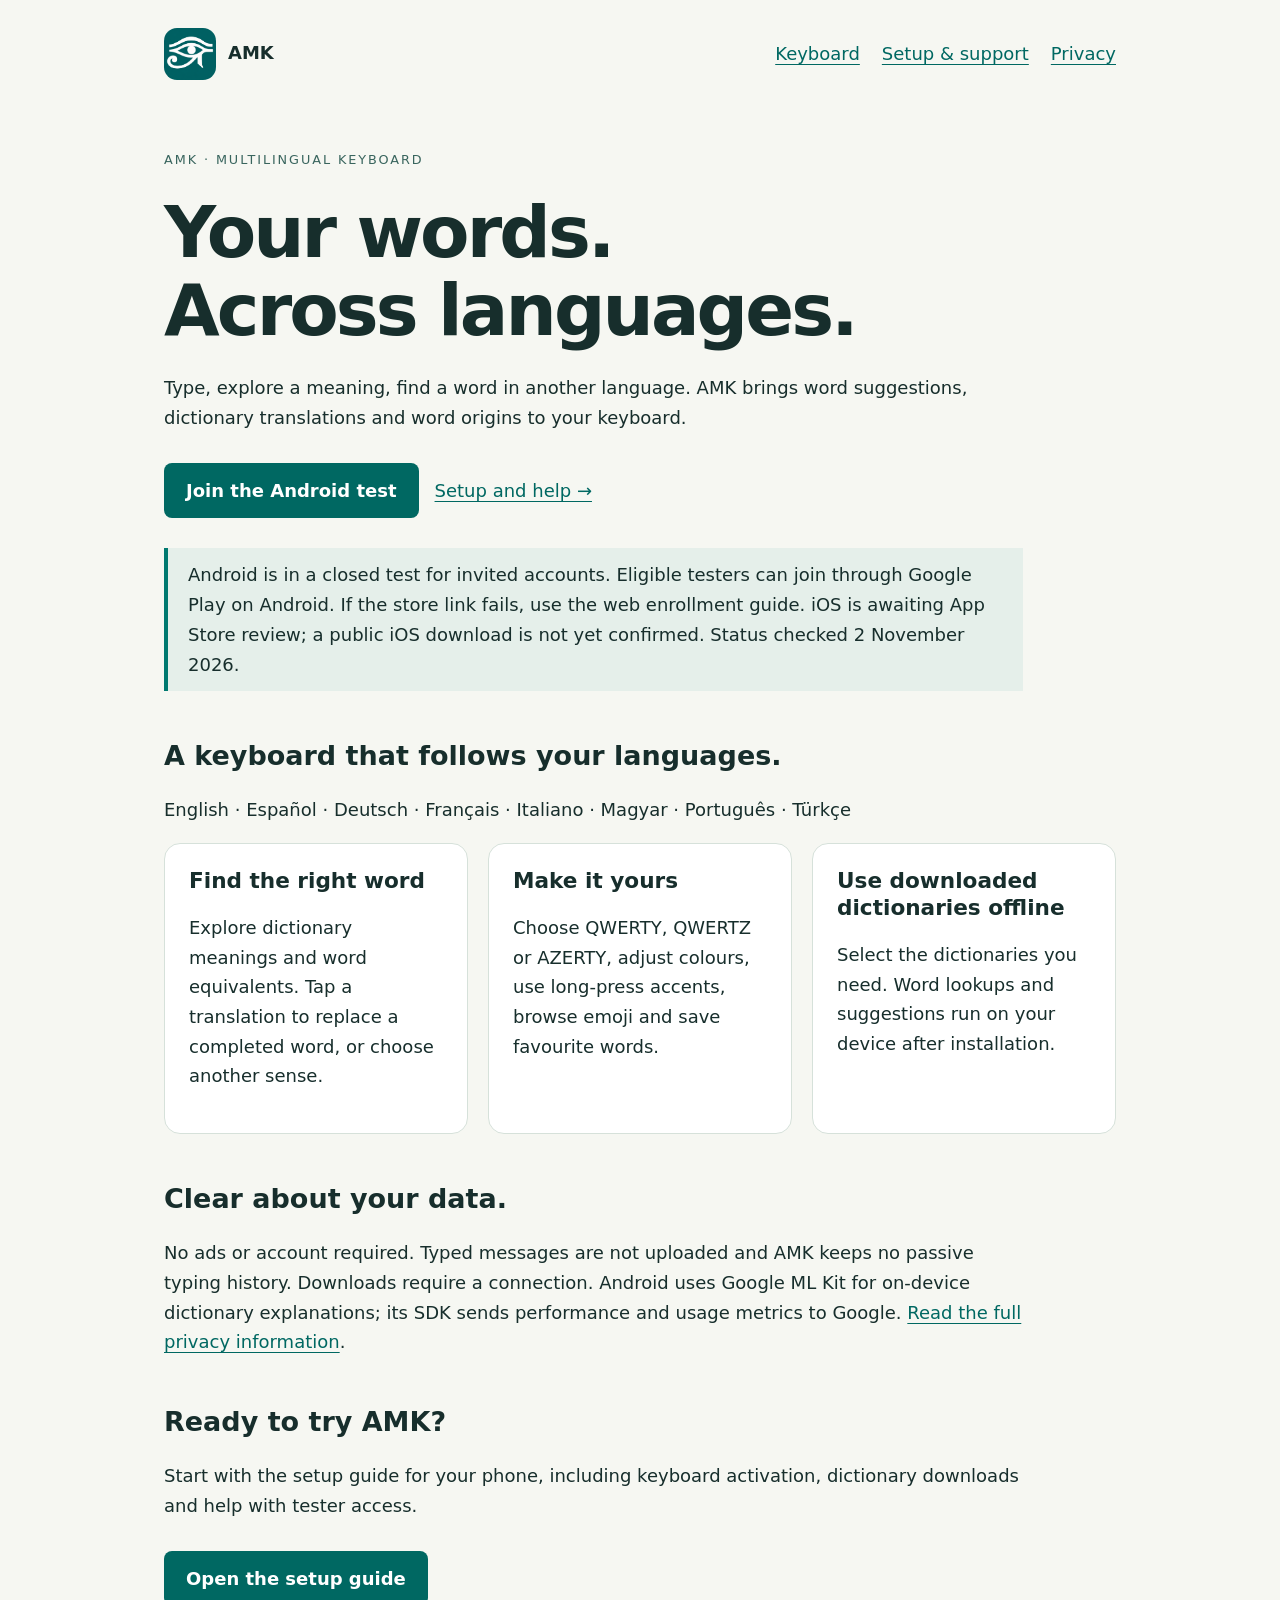
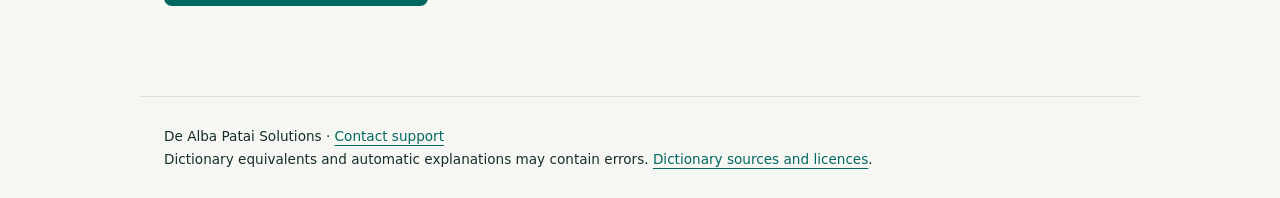
<file: index.html>
<!doctype html>
<html lang="en"><head><meta charset="utf-8"><meta name="viewport" content="width=device-width,initial-scale=1">
<title>AMK — Multilingual Keyboard</title><meta name="description" content="Type across languages with on-device word suggestions, offline dictionaries, word translations, accents and emoji."><link rel="stylesheet" href="style.css">
<link rel="canonical" href="https://emilliga.github.io/amk-language-packs/index.html">
<meta property="og:type" content="website">
<meta property="og:site_name" content="AMK">
<meta property="og:title" content="AMK — Multilingual Keyboard">
<meta property="og:description" content="Your words. Across languages. Word suggestions, dictionary translations and word origins in one keyboard.">
<meta property="og:url" content="https://emilliga.github.io/amk-language-packs/index.html">
<meta property="og:image" content="https://emilliga.github.io/amk-language-packs/amk-icon.png?v=20261103">
<meta property="og:image:secure_url" content="https://emilliga.github.io/amk-language-packs/amk-icon.png?v=20261103">
<meta property="og:image:type" content="image/png">
<meta property="og:image:width" content="1254">
<meta property="og:image:height" content="1254">
<meta property="og:image:alt" content="AMK white Eye of Horus logo on a teal background">
<meta name="twitter:card" content="summary">
<meta name="twitter:title" content="AMK — Multilingual Keyboard">
<meta name="twitter:description" content="Your words. Across languages. Word suggestions, dictionary translations and word origins in one keyboard.">
<meta name="twitter:image" content="https://emilliga.github.io/amk-language-packs/amk-icon.png?v=20261103">
<meta name="twitter:image:alt" content="AMK white Eye of Horus logo on a teal background">
<link rel="icon" type="image/png" href="amk-icon.png">
</head>
<body><header><a class="brand" href="index.html"><img class="logo" src="amk-icon.png" alt="">AMK</a><nav aria-label="Main navigation"><a href="index.html">Keyboard</a><a href="support.html">Setup &amp; support</a><a href="privacy.html">Privacy</a></nav></header>
<main>
<p class="eyebrow">AMK · Multilingual keyboard</p><h1>Your words.<br>Across languages.</h1>
<p>Type, explore a meaning, find a word in another language. AMK brings word suggestions, dictionary translations and word origins to your keyboard.</p>
<a class="button" href="support.html#android-test">Join the Android test</a><a href="support.html">Setup and help →</a>
<p class="notice">Android is in a closed test for invited accounts. Eligible testers can join through Google Play on Android. If the store link fails, use the web enrollment guide. iOS is awaiting App Store review; a public iOS download is not yet confirmed. Status checked 2 November 2026.</p>
<h2>A keyboard that follows your languages.</h2><p>English · Español · Deutsch · Français · Italiano · Magyar · Português · Türkçe</p>
<div class="grid"><section class="card"><h2>Find the right word</h2><p>Explore dictionary meanings and word equivalents. Tap a translation to replace a completed word, or choose another sense.</p></section><section class="card"><h2>Make it yours</h2><p>Choose QWERTY, QWERTZ or AZERTY, adjust colours, use long-press accents, browse emoji and save favourite words.</p></section><section class="card"><h2>Use downloaded dictionaries offline</h2><p>Select the dictionaries you need. Word lookups and suggestions run on your device after installation.</p></section></div>
<h2>Clear about your data.</h2><p>No ads or account required. Typed messages are not uploaded and AMK keeps no passive typing history. Downloads require a connection. Android uses Google ML Kit for on-device dictionary explanations; its SDK sends performance and usage metrics to Google. <a href="privacy.html">Read the full privacy information</a>.</p>
<h2>Ready to try AMK?</h2><p>Start with the setup guide for your phone, including keyboard activation, dictionary downloads and help with tester access.</p><a class="button" href="support.html">Open the setup guide</a>
</main><footer>De Alba Patai Solutions · <a href="mailto:dealbaemilio@gmail.com">Contact support</a><br>Dictionary equivalents and automatic explanations may contain errors. <a href="https://github.com/emilliga/amk-language-packs">Dictionary sources and licences</a>.</footer></body></html>
</file>
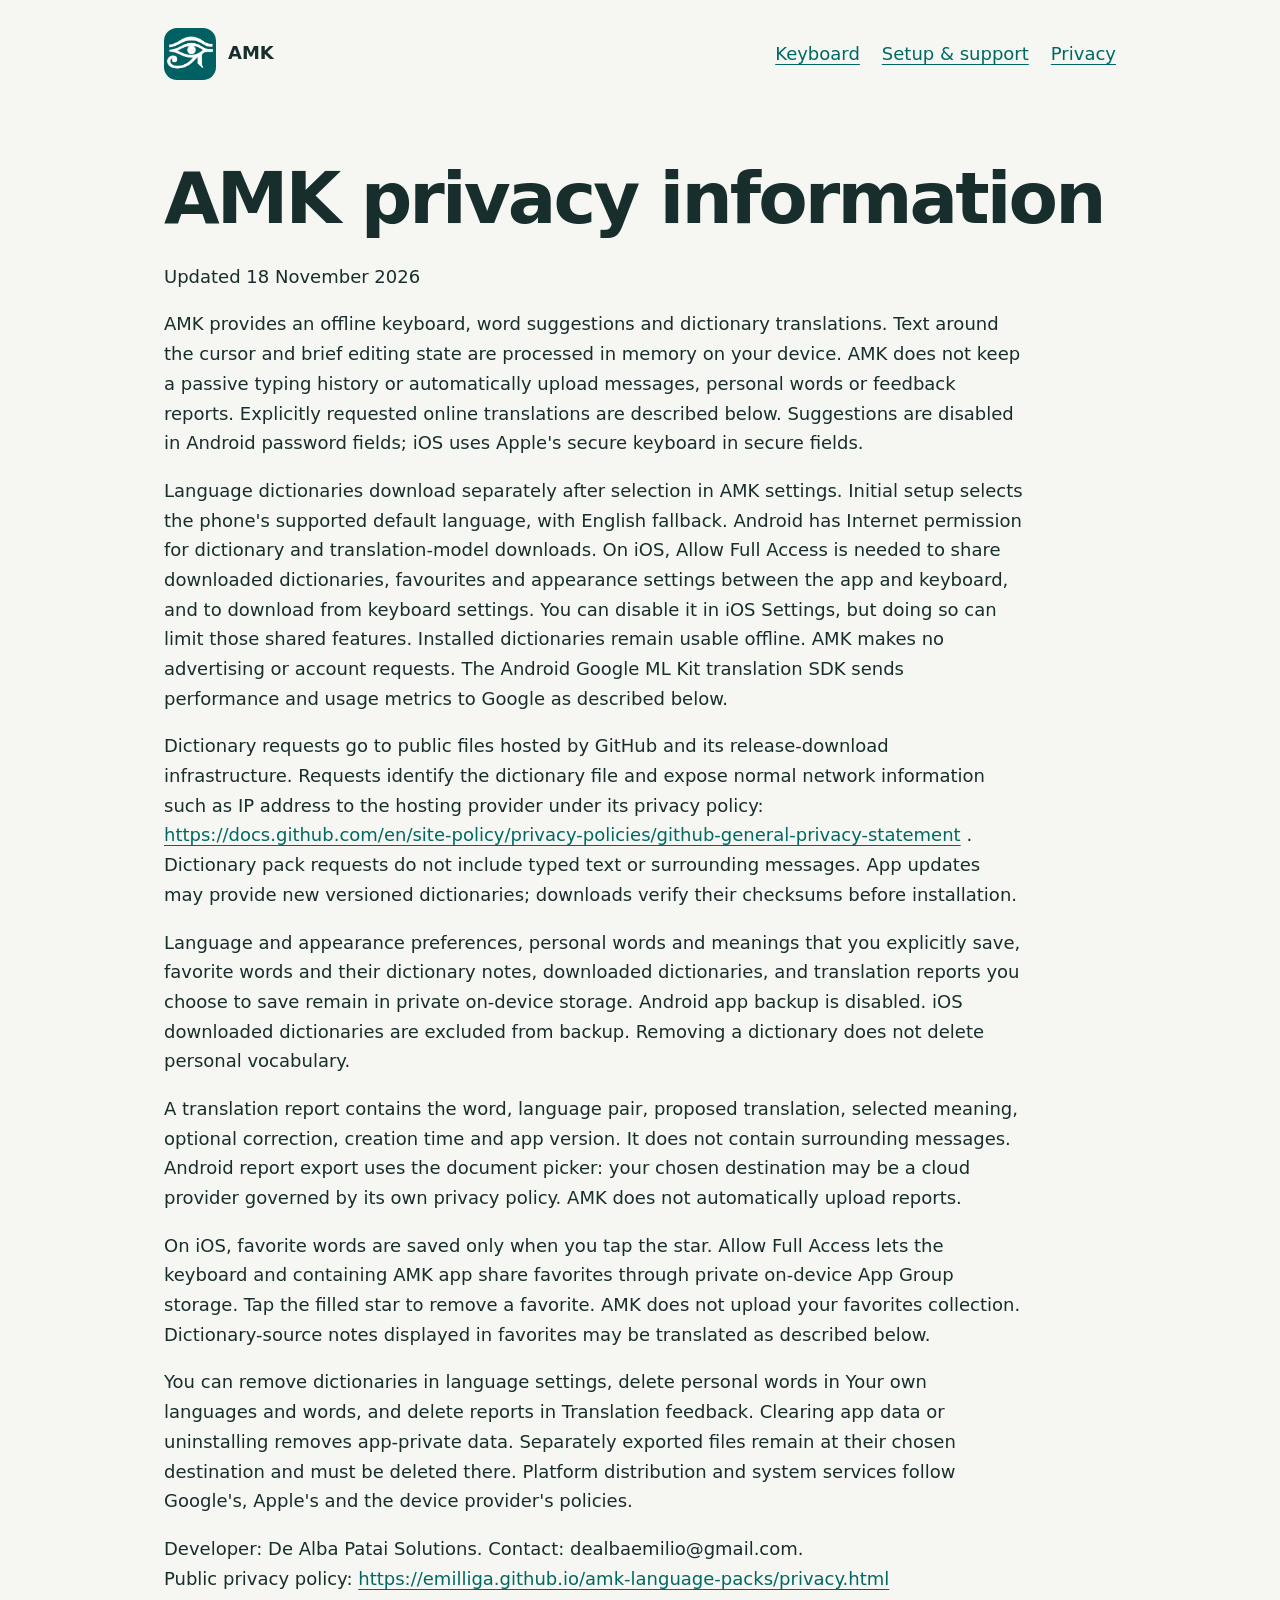
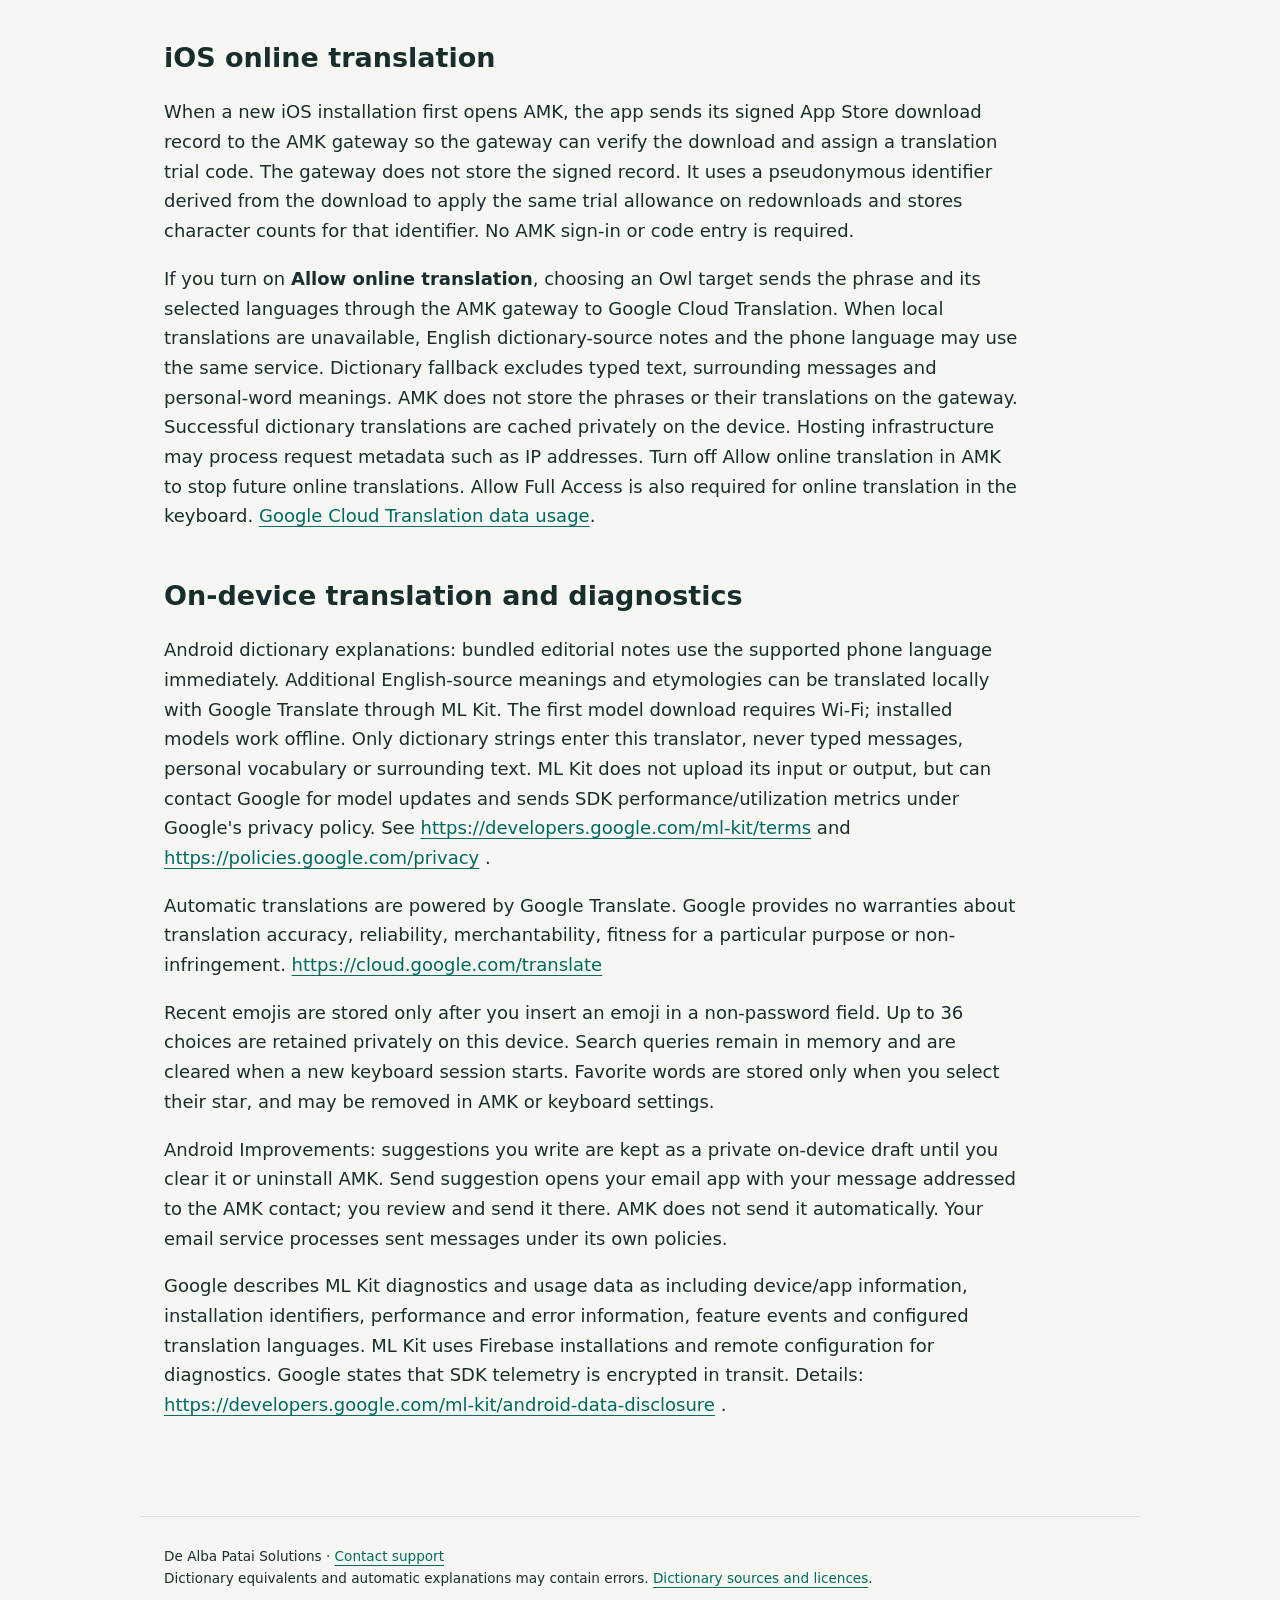
<file: privacy.html>
<!doctype html>
<html lang="en"><head><meta charset="utf-8"><meta name="viewport" content="width=device-width,initial-scale=1">
<title>AMK privacy information</title><meta name="description" content="How AMK processes keyboard text, dictionaries, saved words, downloads and SDK metrics."><link rel="stylesheet" href="style.css">
<link rel="canonical" href="https://emilliga.github.io/amk-language-packs/privacy.html">
<meta property="og:type" content="website">
<meta property="og:site_name" content="AMK">
<meta property="og:title" content="AMK — Privacy">
<meta property="og:description" content="How AMK processes text on your device and handles dictionary downloads, saved words and feedback.">
<meta property="og:url" content="https://emilliga.github.io/amk-language-packs/privacy.html">
<meta property="og:image" content="https://emilliga.github.io/amk-language-packs/amk-icon.png?v=20261103">
<meta property="og:image:secure_url" content="https://emilliga.github.io/amk-language-packs/amk-icon.png?v=20261103">
<meta property="og:image:type" content="image/png">
<meta property="og:image:width" content="1254">
<meta property="og:image:height" content="1254">
<meta property="og:image:alt" content="AMK white Eye of Horus logo on a teal background">
<meta name="twitter:card" content="summary">
<meta name="twitter:title" content="AMK — Privacy">
<meta name="twitter:description" content="How AMK processes text on your device and handles dictionary downloads, saved words and feedback.">
<meta name="twitter:image" content="https://emilliga.github.io/amk-language-packs/amk-icon.png?v=20261103">
<meta name="twitter:image:alt" content="AMK white Eye of Horus logo on a teal background">
<link rel="icon" type="image/png" href="amk-icon.png">
</head>
<body><header><a class="brand" href="index.html"><img class="logo" src="amk-icon.png" alt="">AMK</a><nav aria-label="Main navigation"><a href="index.html">Keyboard</a><a href="support.html">Setup &amp; support</a><a href="privacy.html">Privacy</a></nav></header>
<main><h1>AMK privacy information</h1>
<p>Updated 18 November 2026</p>
<p>AMK provides an offline keyboard, word suggestions and dictionary translations. Text around the cursor and brief editing state are processed in memory on your device. AMK does not keep a passive typing history or automatically upload messages, personal words or feedback reports. Explicitly requested online translations are described below. Suggestions are disabled in Android password fields; iOS uses Apple&#x27;s secure keyboard in secure fields.</p>
<p>Language dictionaries download separately after selection in AMK settings. Initial setup selects the phone&#x27;s supported default language, with English fallback. Android has Internet permission for dictionary and translation-model downloads. On iOS, Allow Full Access is needed to share downloaded dictionaries, favourites and appearance settings between the app and keyboard, and to download from keyboard settings. You can disable it in iOS Settings, but doing so can limit those shared features. Installed dictionaries remain usable offline. AMK makes no advertising or account requests. The Android Google ML Kit translation SDK sends performance and usage metrics to Google as described below.</p>
<p>Dictionary requests go to public files hosted by GitHub and its release-download infrastructure. Requests identify the dictionary file and expose normal network information such as IP address to the hosting provider under its privacy policy: <a href="https://docs.github.com/en/site-policy/privacy-policies/github-general-privacy-statement">https://docs.github.com/en/site-policy/privacy-policies/github-general-privacy-statement</a> . Dictionary pack requests do not include typed text or surrounding messages. App updates may provide new versioned dictionaries; downloads verify their checksums before installation.</p>
<p>Language and appearance preferences, personal words and meanings that you explicitly save, favorite words and their dictionary notes, downloaded dictionaries, and translation reports you choose to save remain in private on-device storage. Android app backup is disabled. iOS downloaded dictionaries are excluded from backup. Removing a dictionary does not delete personal vocabulary.</p>
<p>A translation report contains the word, language pair, proposed translation, selected meaning, optional correction, creation time and app version. It does not contain surrounding messages. Android report export uses the document picker: your chosen destination may be a cloud provider governed by its own privacy policy. AMK does not automatically upload reports.</p>
<p>On iOS, favorite words are saved only when you tap the star. Allow Full Access lets the keyboard and containing AMK app share favorites through private on-device App Group storage. Tap the filled star to remove a favorite. AMK does not upload your favorites collection. Dictionary-source notes displayed in favorites may be translated as described below.</p>
<p>You can remove dictionaries in language settings, delete personal words in Your own languages and words, and delete reports in Translation feedback. Clearing app data or uninstalling removes app-private data. Separately exported files remain at their chosen destination and must be deleted there. Platform distribution and system services follow Google&#x27;s, Apple&#x27;s and the device provider&#x27;s policies.</p>
<p>Developer: De Alba Patai Solutions. Contact: dealbaemilio@gmail.com.<br>Public privacy policy: <a href="https://emilliga.github.io/amk-language-packs/privacy.html">https://emilliga.github.io/amk-language-packs/privacy.html</a></p>
<h2>iOS online translation</h2>
<p>When a new iOS installation first opens AMK, the app sends its signed App Store download record to the AMK gateway so the gateway can verify the download and assign a translation trial code. The gateway does not store the signed record. It uses a pseudonymous identifier derived from the download to apply the same trial allowance on redownloads and stores character counts for that identifier. No AMK sign-in or code entry is required.</p>
<p>If you turn on <strong>Allow online translation</strong>, choosing an Owl target sends the phrase and its selected languages through the AMK gateway to Google Cloud Translation. When local translations are unavailable, English dictionary-source notes and the phone language may use the same service. Dictionary fallback excludes typed text, surrounding messages and personal-word meanings. AMK does not store the phrases or their translations on the gateway. Successful dictionary translations are cached privately on the device. Hosting infrastructure may process request metadata such as IP addresses. Turn off Allow online translation in AMK to stop future online translations. Allow Full Access is also required for online translation in the keyboard. <a href="https://docs.cloud.google.com/translate/data-usage">Google Cloud Translation data usage</a>.</p>
<h2>On-device translation and diagnostics</h2>
<p>Android dictionary explanations: bundled editorial notes use the supported phone language immediately. Additional English-source meanings and etymologies can be translated locally with Google Translate through ML Kit. The first model download requires Wi-Fi; installed models work offline. Only dictionary strings enter this translator, never typed messages, personal vocabulary or surrounding text. ML Kit does not upload its input or output, but can contact Google for model updates and sends SDK performance/utilization metrics under Google&#x27;s privacy policy. See <a href="https://developers.google.com/ml-kit/terms">https://developers.google.com/ml-kit/terms</a> and <a href="https://policies.google.com/privacy">https://policies.google.com/privacy</a> .</p>
<p>Automatic translations are powered by Google Translate. Google provides no warranties about translation accuracy, reliability, merchantability, fitness for a particular purpose or non-infringement. <a href="https://cloud.google.com/translate">https://cloud.google.com/translate</a></p>
<p>Recent emojis are stored only after you insert an emoji in a non-password field. Up to 36 choices are retained privately on this device. Search queries remain in memory and are cleared when a new keyboard session starts. Favorite words are stored only when you select their star, and may be removed in AMK or keyboard settings.</p>
<p>Android Improvements: suggestions you write are kept as a private on-device draft until you clear it or uninstall AMK. Send suggestion opens your email app with your message addressed to the AMK contact; you review and send it there. AMK does not send it automatically. Your email service processes sent messages under its own policies.</p>
<p>Google describes ML Kit diagnostics and usage data as including device/app information, installation identifiers, performance and error information, feature events and configured translation languages. ML Kit uses Firebase installations and remote configuration for diagnostics. Google states that SDK telemetry is encrypted in transit. Details: <a href="https://developers.google.com/ml-kit/android-data-disclosure">https://developers.google.com/ml-kit/android-data-disclosure</a> .</p></main><footer>De Alba Patai Solutions · <a href="mailto:dealbaemilio@gmail.com">Contact support</a><br>Dictionary equivalents and automatic explanations may contain errors. <a href="https://github.com/emilliga/amk-language-packs">Dictionary sources and licences</a>.</footer></body></html>
</file>
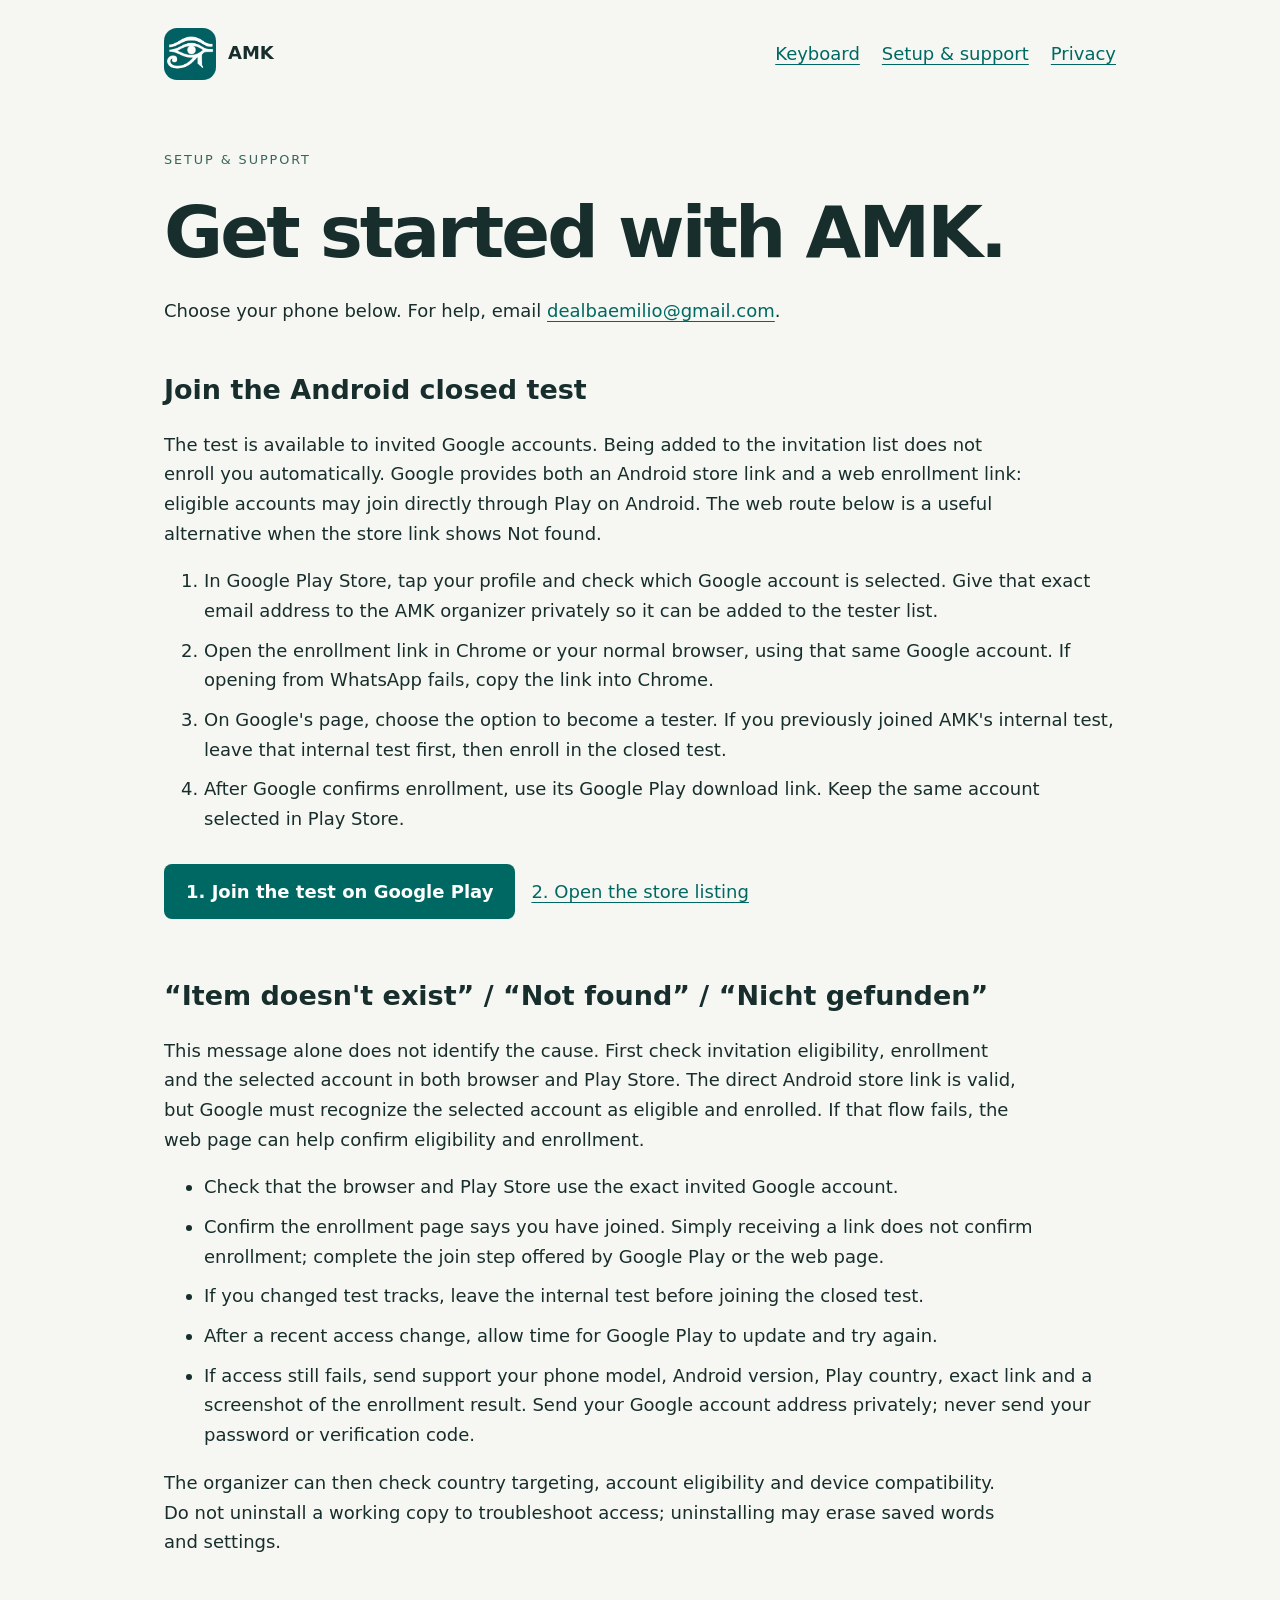
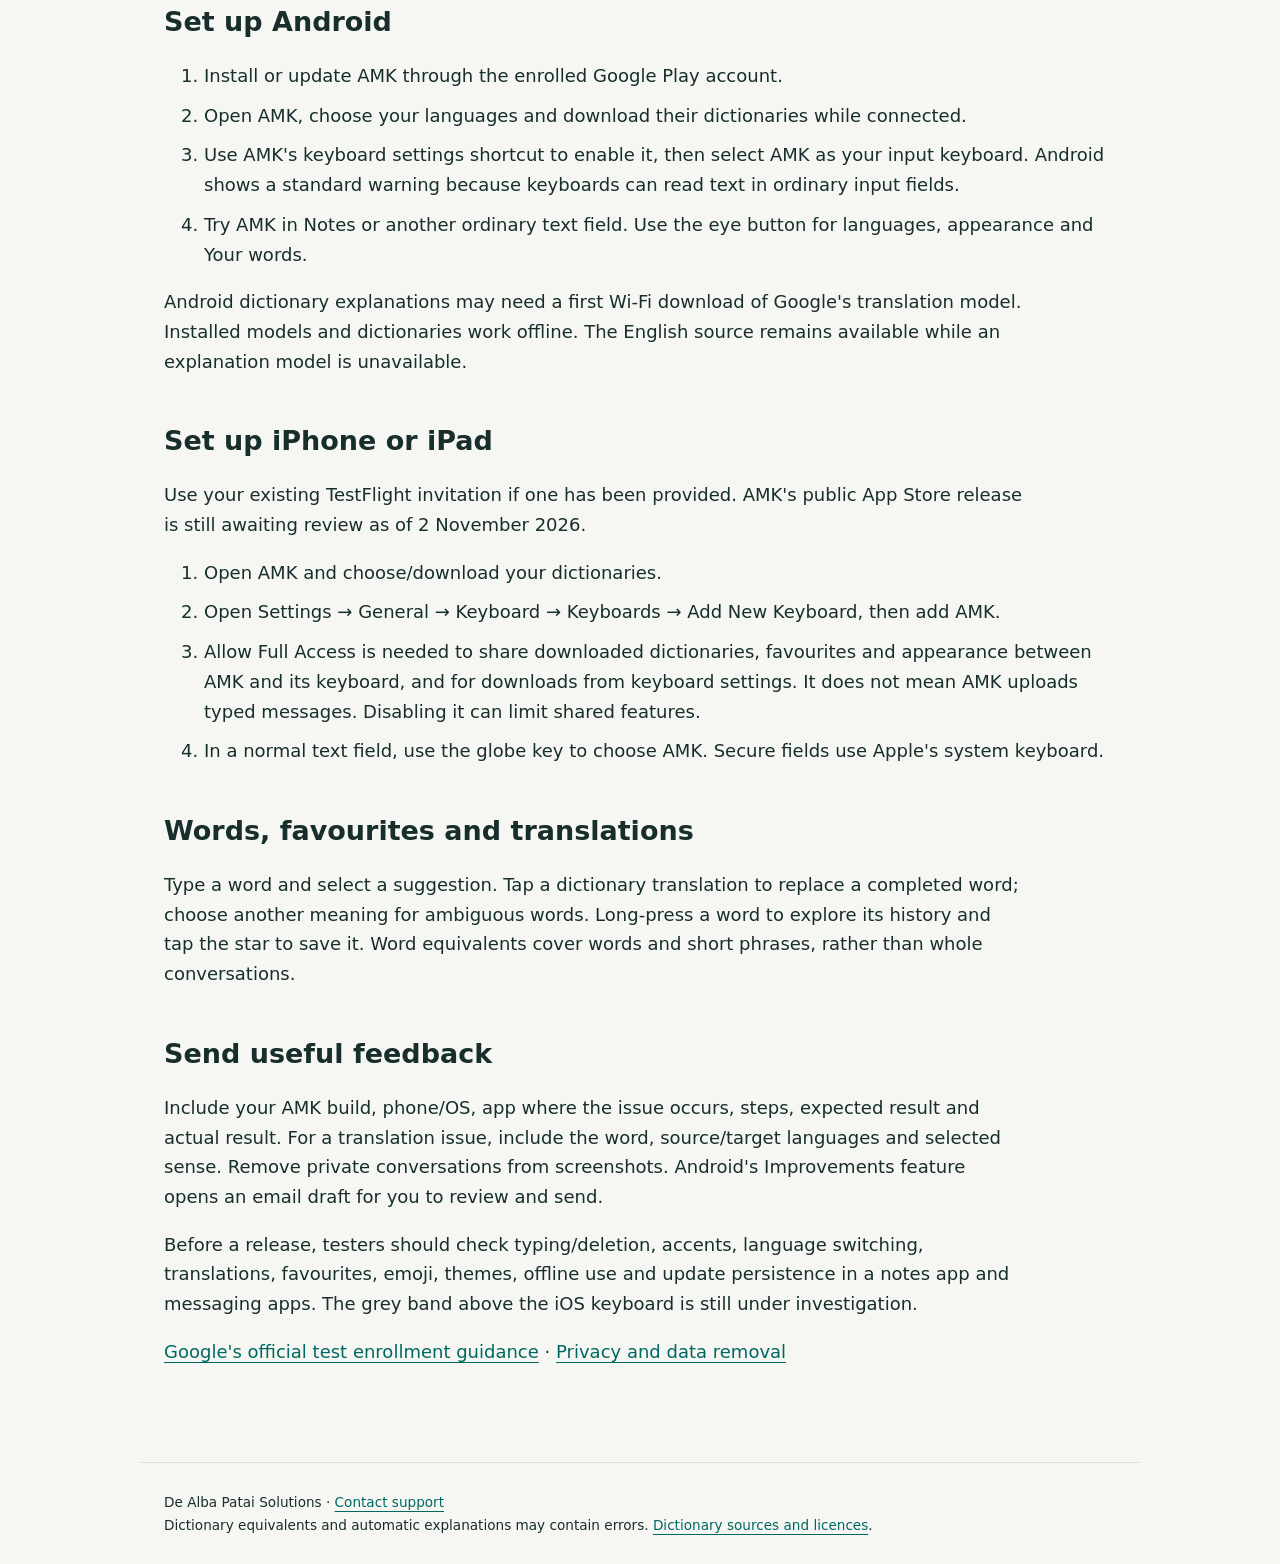
<file: support.html>
<!doctype html>
<html lang="en"><head><meta charset="utf-8"><meta name="viewport" content="width=device-width,initial-scale=1">
<title>AMK setup &amp; support</title><meta name="description" content="Join AMK Android testing, fix Play Store Not found errors, and set up the keyboard on Android or iOS."><link rel="stylesheet" href="style.css">
<link rel="canonical" href="https://emilliga.github.io/amk-language-packs/support.html">
<meta property="og:type" content="website">
<meta property="og:site_name" content="AMK">
<meta property="og:title" content="AMK — Setup and support">
<meta property="og:description" content="Set up the AMK multilingual keyboard and find help with dictionaries and Android tester access.">
<meta property="og:url" content="https://emilliga.github.io/amk-language-packs/support.html">
<meta property="og:image" content="https://emilliga.github.io/amk-language-packs/amk-icon.png?v=20261103">
<meta property="og:image:secure_url" content="https://emilliga.github.io/amk-language-packs/amk-icon.png?v=20261103">
<meta property="og:image:type" content="image/png">
<meta property="og:image:width" content="1254">
<meta property="og:image:height" content="1254">
<meta property="og:image:alt" content="AMK white Eye of Horus logo on a teal background">
<meta name="twitter:card" content="summary">
<meta name="twitter:title" content="AMK — Setup and support">
<meta name="twitter:description" content="Set up the AMK multilingual keyboard and find help with dictionaries and Android tester access.">
<meta name="twitter:image" content="https://emilliga.github.io/amk-language-packs/amk-icon.png?v=20261103">
<meta name="twitter:image:alt" content="AMK white Eye of Horus logo on a teal background">
<link rel="icon" type="image/png" href="amk-icon.png">
</head>
<body><header><a class="brand" href="index.html"><img class="logo" src="amk-icon.png" alt="">AMK</a><nav aria-label="Main navigation"><a href="index.html">Keyboard</a><a href="support.html">Setup &amp; support</a><a href="privacy.html">Privacy</a></nav></header>
<main>
<p class="eyebrow">Setup &amp; support</p><h1>Get started with AMK.</h1><p>Choose your phone below. For help, email <a href="mailto:dealbaemilio@gmail.com">dealbaemilio@gmail.com</a>.</p>
<section id="android-test"><h2>Join the Android closed test</h2><p>The test is available to invited Google accounts. Being added to the invitation list does not enroll you automatically. Google provides both an Android store link and a web enrollment link: eligible accounts may join directly through Play on Android. The web route below is a useful alternative when the store link shows Not found.</p><ol><li>In Google Play Store, tap your profile and check which Google account is selected. Give that exact email address to the AMK organizer privately so it can be added to the tester list.</li><li>Open the enrollment link in Chrome or your normal browser, using that same Google account. If opening from WhatsApp fails, copy the link into Chrome.</li><li>On Google's page, choose the option to become a tester. If you previously joined AMK's internal test, leave that internal test first, then enroll in the closed test.</li><li>After Google confirms enrollment, use its Google Play download link. Keep the same account selected in Play Store.</li></ol>
<a class="button" href="https://play.google.com/apps/testing/com.emili.adaptivekeyboard">1. Join the test on Google Play</a><a href="https://play.google.com/store/apps/details?id=com.emili.adaptivekeyboard">2. Open the store listing</a>
<h2>“Item doesn't exist” / “Not found” / “Nicht gefunden”</h2><p>This message alone does not identify the cause. First check invitation eligibility, enrollment and the selected account in both browser and Play Store. The direct Android store link is valid, but Google must recognize the selected account as eligible and enrolled. If that flow fails, the web page can help confirm eligibility and enrollment.</p><ul><li>Check that the browser and Play Store use the exact invited Google account.</li><li>Confirm the enrollment page says you have joined. Simply receiving a link does not confirm enrollment; complete the join step offered by Google Play or the web page.</li><li>If you changed test tracks, leave the internal test before joining the closed test.</li><li>After a recent access change, allow time for Google Play to update and try again.</li><li>If access still fails, send support your phone model, Android version, Play country, exact link and a screenshot of the enrollment result. Send your Google account address privately; never send your password or verification code.</li></ul><p>The organizer can then check country targeting, account eligibility and device compatibility. Do not uninstall a working copy to troubleshoot access; uninstalling may erase saved words and settings.</p></section>
<h2>Set up Android</h2><ol><li>Install or update AMK through the enrolled Google Play account.</li><li>Open AMK, choose your languages and download their dictionaries while connected.</li><li>Use AMK's keyboard settings shortcut to enable it, then select AMK as your input keyboard. Android shows a standard warning because keyboards can read text in ordinary input fields.</li><li>Try AMK in Notes or another ordinary text field. Use the eye button for languages, appearance and Your words.</li></ol><p>Android dictionary explanations may need a first Wi-Fi download of Google's translation model. Installed models and dictionaries work offline. The English source remains available while an explanation model is unavailable.</p>
<h2>Set up iPhone or iPad</h2><p>Use your existing TestFlight invitation if one has been provided. AMK's public App Store release is still awaiting review as of 2 November 2026.</p><ol><li>Open AMK and choose/download your dictionaries.</li><li>Open Settings → General → Keyboard → Keyboards → Add New Keyboard, then add AMK.</li><li>Allow Full Access is needed to share downloaded dictionaries, favourites and appearance between AMK and its keyboard, and for downloads from keyboard settings. It does not mean AMK uploads typed messages. Disabling it can limit shared features.</li><li>In a normal text field, use the globe key to choose AMK. Secure fields use Apple's system keyboard.</li></ol>
<h2>Words, favourites and translations</h2><p>Type a word and select a suggestion. Tap a dictionary translation to replace a completed word; choose another meaning for ambiguous words. Long-press a word to explore its history and tap the star to save it. Word equivalents cover words and short phrases, rather than whole conversations.</p>
<h2>Send useful feedback</h2><p>Include your AMK build, phone/OS, app where the issue occurs, steps, expected result and actual result. For a translation issue, include the word, source/target languages and selected sense. Remove private conversations from screenshots. Android's Improvements feature opens an email draft for you to review and send.</p><p>Before a release, testers should check typing/deletion, accents, language switching, translations, favourites, emoji, themes, offline use and update persistence in a notes app and messaging apps. The grey band above the iOS keyboard is still under investigation.</p>
<p><a href="https://support.google.com/googleplay/android-developer/answer/9845334">Google's official test enrollment guidance</a> · <a href="privacy.html">Privacy and data removal</a></p>
</main><footer>De Alba Patai Solutions · <a href="mailto:dealbaemilio@gmail.com">Contact support</a><br>Dictionary equivalents and automatic explanations may contain errors. <a href="https://github.com/emilliga/amk-language-packs">Dictionary sources and licences</a>.</footer></body></html>
</file>
<file: style.css>
*{box-sizing:border-box}body{margin:0;background:#f6f7f2;color:#172e2c;font:18px/1.65 system-ui,sans-serif}main,header,footer{max-width:1000px;margin:auto;padding:28px 24px}header{display:flex;align-items:center;justify-content:space-between;gap:20px;flex-wrap:wrap}nav{display:flex;gap:22px;flex-wrap:wrap}a{color:#006862;text-underline-offset:4px}a:focus-visible{outline:3px solid #007d75;outline-offset:5px}h1{font-size:clamp(2.3rem,6vw,4.5rem);line-height:1.08;letter-spacing:-.04em;margin:24px 0}h2{line-height:1.25;margin-top:48px}p{max-width:75ch}.eyebrow{font-size:.8rem;text-transform:uppercase;letter-spacing:.15em;color:#39655e}.button{display:inline-block;padding:13px 22px;background:#006862;color:white;border-radius:8px;text-decoration:none;font-weight:650;margin:12px 16px 12px 0}.grid{display:grid;grid-template-columns:repeat(auto-fit,minmax(230px,1fr));gap:20px}.card{background:white;border:1px solid #d6e1da;padding:24px;border-radius:16px}.card h2{margin-top:0;font-size:1.35rem}.notice{border-left:4px solid #007970;padding:12px 20px;background:#e5efea}li{margin:10px 0}footer{font-size:.85rem;border-top:1px solid #d6e1da;margin-top:50px}img.logo{width:52px;height:52px;border-radius:13px;vertical-align:middle;margin-right:12px}.brand{font-weight:750;text-decoration:none;color:inherit}
</file>
